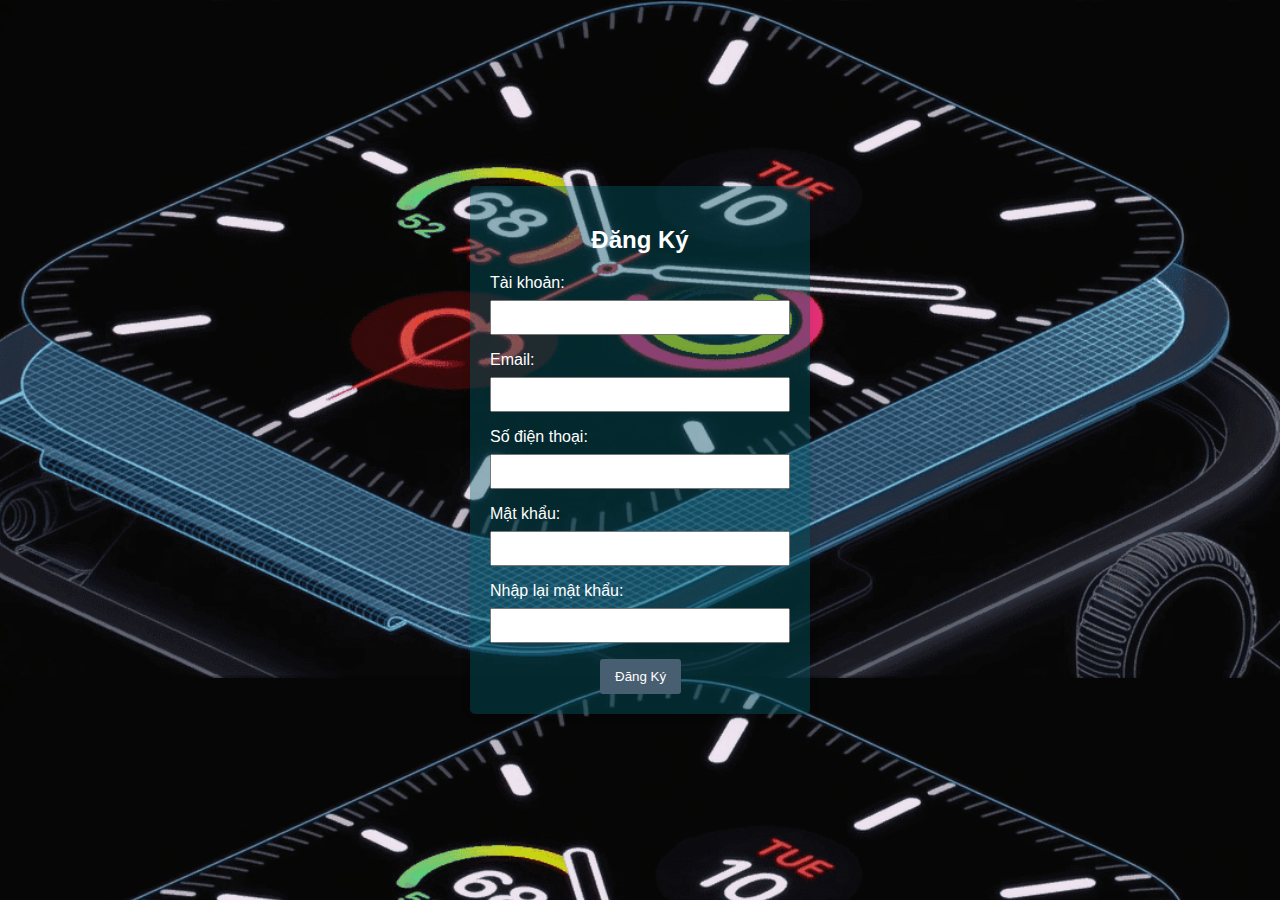
<file: Dang_ky.html>
<!DOCTYPE html>
<html lang="en">
<head>
    <meta charset="UTF-8">
    <meta name="viewport" content="width=device-width, initial-scale=1.0">
    <title>Form Đăng Ký</title>
    <link rel="stylesheet" href="Dang_ky.css">
    </head>
<body>
    <form>
        
        <h2>Đăng Ký</h2>
        <label for="username">Tài khoản:</label>
        <input type="text" id="username" name="username" required>

        <label for="email">Email:</label>
        <input type="email" id="email" name="email" required>

        <label for="phone">Số điện thoại:</label>
        <input type="tel" id="phone" name="phone" required>

        <label for="password">Mật khẩu:</label>
        <input type="password" id="password" name="password" required>

        <label for="confirmPassword">Nhập lại mật khẩu:</label>
        <input type="password" id="confirmPassword" name="confirmPassword" required>
        <button type="button" onclick="nhan()">Đăng Ký</button>
    </form>
</body>
<script>
    function nhan() {
         var username = document.getElementById('username').value;
         var email = document.getElementById('email').value;
         var phone = document.getElementById('phone').value;
         var password = document.getElementById('password').value;
         var confirmPassword = document.getElementById('confirmPassword').value;
// // Check if any field is empty
         if (username === "" || email === "" || phone === "" || password === "" || confirmPassword === "") {
             alert("Vui lòng điền đầy đủ thông tin.");
             return;
              }
//         // Check if the username contains only letters and numbers
         var usernameRegex = /^[a-zA-Z0-9]+$/;
         if (!usernameRegex.test(username)) {
             alert("Tên đăng nhập chỉ được chứa chữ và số.");
             return;
         }

//         // Check if the phone number contains only digits
         var phoneRegex = /^[0-9]+$/;
         if (!phoneRegex.test(phone)) {
             alert("Số điện thoại phải chứa toàn số.");
             return;
         }
//         // Check if the email has the correct format with @gmail.com
         var emailRegex = /^[a-zA-Z0-9._-]+@gmail\.com$/;
         if (!emailRegex.test(email)) {
             alert("Email phải có định dạng đúng với @gmail.com.");
             return;
            }

//         // Check if the password and confirm password fields match
         if (password !== confirmPassword) {
             alert("Mật khẩu và nhập lại mật khẩu phải giống nhau.");
             return;
            }
//         // Your additional validation logic here (if needed)

//         // If all fields are filled and pass additional checks, proceed with further actions
         alert("Đăng ký thành công!");
//         // Add code to submit the form or take further actions
         window.location.replace("dang_nhap.html");
    }
</script>
</html>
</file>
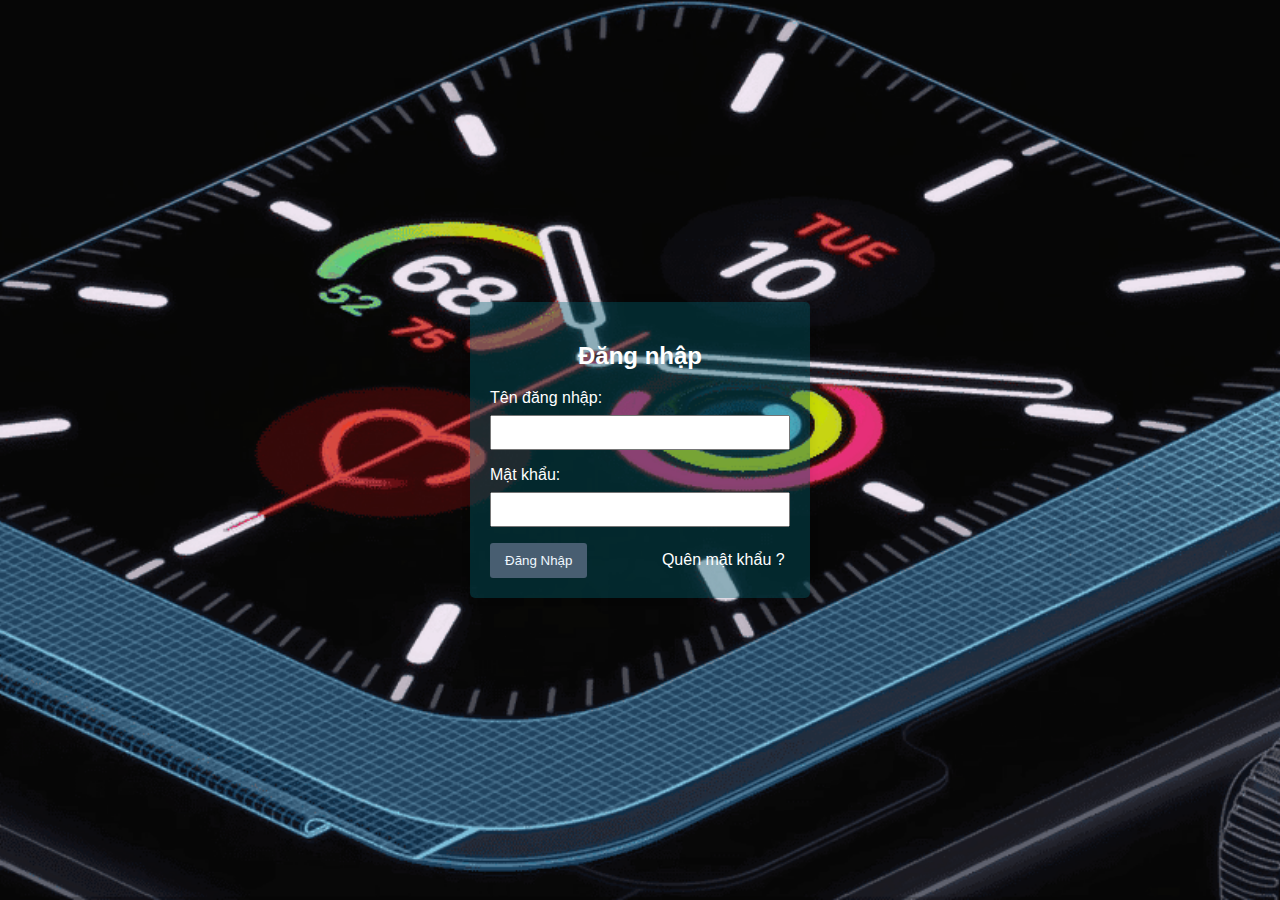
<file: Dang_nhap.html>
<!DOCTYPE html>
<html lang="en">
<head>
    <meta charset="UTF-8">
    <meta name="viewport" content="width=device-width, initial-scale=1.0">
    <title>Document</title>
    <link rel="stylesheet" href="Dang_nhap.css">
</head>
<body>
    <form>
        <h2 style="text-align: center;">Đăng nhập</h2>
        <label for="username" >Tên đăng nhập:</label>
        <input type="text" id="username" name="username" required>

        <label for="password">Mật khẩu:</label>
        <input type="password" id="password" name="password" required>
        <button type="button" onclick="validateForm()">Đăng Nhập</button>
        <a href="Dang_ky.html">Quên mật khẩu ?</a>
    </form>
</body>
<script>
    function validateForm() {
        var username = document.getElementById('username').value;
        var password = document.getElementById('password').value;

        if (username === "nhan123" && password === "thanhnhan2007") {
            alert("Đăng nhập thành công");
            window.location.href = "index.html";
        }else{
            alert("Đăng nhập thất bại. Vui lòng kiểm tra lại tài khoản và mật khẩu");
        }
    }
</script>
</html>
</file>
<file: Dang_ky.css>
body {
    font-family: Arial, sans-serif;
    margin: 0;
    padding: 0;
    display: flex;
    align-items: center;
    justify-content: center;
    height: 100vh;
    background-image: url(background.gif);
    background-size: 100%;
}

form {
    background-color: rgba(0, 93, 105, 0.4); 
    padding: 20px;
    border-radius: 5px;
    box-shadow: 0 0 10px rgba(0, 0, 0, 0.1);
    width: 300px; /* Adjust the width as needed */
    color: white;
}
h2 {
    text-align: center;
}
label {
    display: block;
    margin-bottom: 8px;
}

input {
    width: 100%;
    padding: 8px;
    margin-bottom: 16px;
    box-sizing: border-box;
}

select {
    width: 100%;
    padding: 8px;
    margin-bottom: 16px;
    box-sizing: border-box;
}

button {
    background-color: rgb(72, 94, 113);
    color: white;
    padding: 10px 15px;
    border: none;
    border-radius: 3px;
    cursor: pointer;
    margin-left: 110px;
}

button:hover {
    background-color:rgb(45, 68, 88);
}
</file>
<file: Dang_nhap.css>
body {
    font-family: Arial, sans-serif;
    margin: 0;
    padding: 0;
    display: flex;
    align-items: center;
    justify-content: center;
    height: 100vh;
    background-image: url(background.gif);
    background-size: cover;
    background-position: center;
    background-repeat: no-repeat;
}
form {
    background-color: rgba(0, 93, 105, 0.4);
    padding: 20px;
    border-radius: 5px;
    box-shadow: 0 0 10px rgba(0, 0, 0, 0.1);
    width: 300px;
    color: white;
}
label {
    display: block;
    margin-bottom: 8px;
}
input {
    width: 100%;
    padding: 8px;
    margin-bottom: 16px;
    box-sizing: border-box;
    
}
select {
    width: 100%;
    padding: 8px;
    margin-bottom: 16px;
    box-sizing: border-box;
}
button {
    background-color: rgb(72, 94, 113);
    color: aliceblue;
    padding: 10px 15px;
    border: none;
    border-radius: 3px;
    cursor: pointer;
}
button:hover {
    background-color:rgb(45, 68, 88);
}
a {
    color: white;
    text-decoration: none;
    margin-left: 70px;
}
a:hover{
    border-bottom: 2px solid white;
}
</file>
